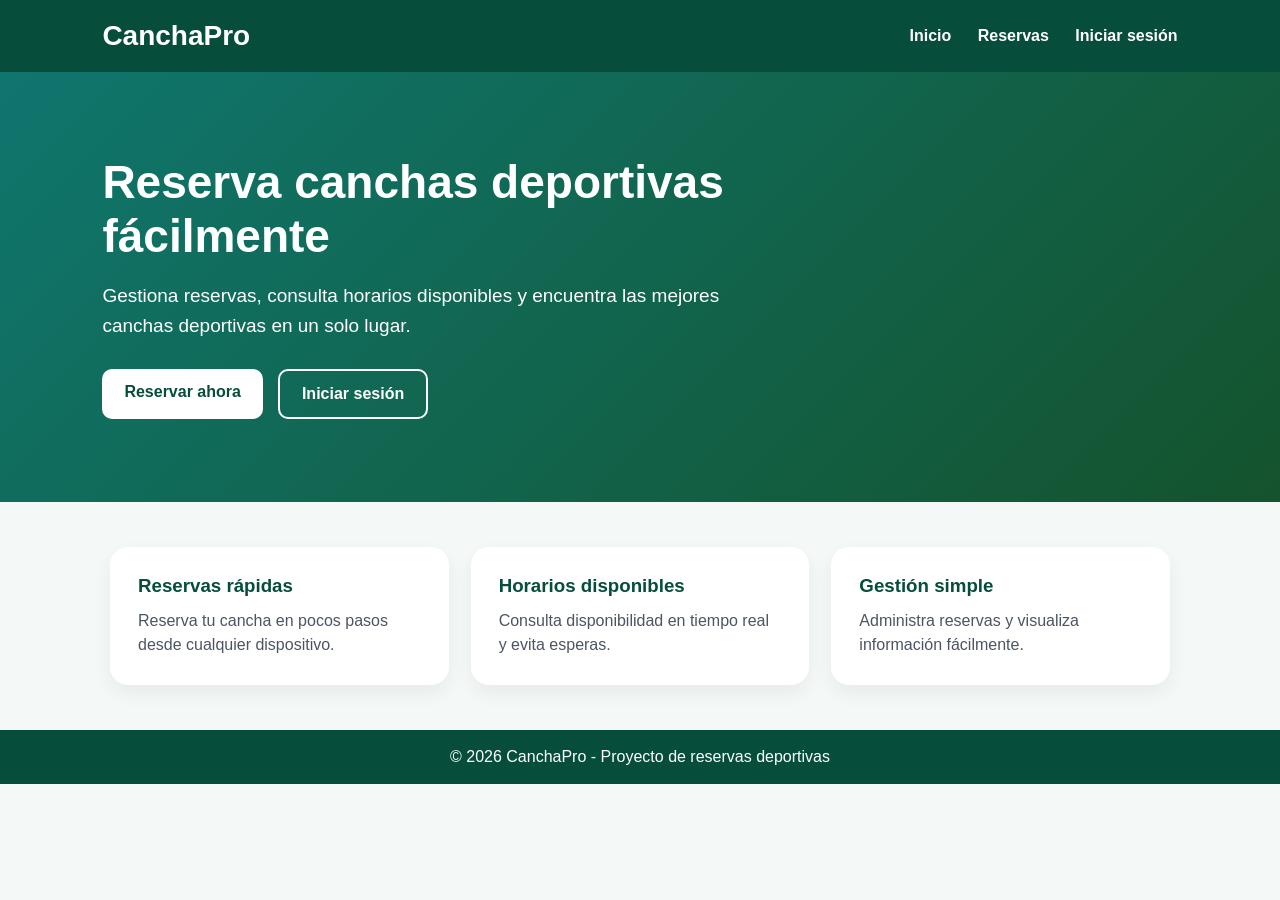
<file: frontend/index.html>
<!DOCTYPE html>
<html lang="es">
<head>
  <meta charset="UTF-8">
  <meta name="viewport" content="width=device-width, initial-scale=1.0">
  <title>CanchaPro</title>
  <link rel="stylesheet" href="styles.css">
</head>
<body>

  <header class="header">
    <div class="logo">
      <h1>CanchaPro</h1>
    </div>

    <nav class="nav">
      <a href="index.html">Inicio</a>
      <a href="reservas.html">Reservas</a>
      <a href="login.html">Iniciar sesión</a>
    </nav>
  </header>

  <section class="hero">
    <div class="hero-content">
      <h2>Reserva canchas deportivas fácilmente</h2>

      <p>
        Gestiona reservas, consulta horarios disponibles y encuentra
        las mejores canchas deportivas en un solo lugar.
      </p>

      <div class="hero-buttons">
        <a href="reservas.html" class="btn-primary">
          Reservar ahora
        </a>

        <a href="login.html" class="btn-secondary">
          Iniciar sesión
        </a>
      </div>
    </div>
  </section>

  <section class="features">

    <div class="feature-card">
      <h3>Reservas rápidas</h3>
      <p>
        Reserva tu cancha en pocos pasos desde cualquier dispositivo.
      </p>
    </div>

    <div class="feature-card">
      <h3>Horarios disponibles</h3>
      <p>
        Consulta disponibilidad en tiempo real y evita esperas.
      </p>
    </div>

    <div class="feature-card">
      <h3>Gestión simple</h3>
      <p>
        Administra reservas y visualiza información fácilmente.
      </p>
    </div>

  </section>

  <footer class="footer">
    <p>© 2026 CanchaPro - Proyecto de reservas deportivas</p>
  </footer>

</body>
</html>
</file>
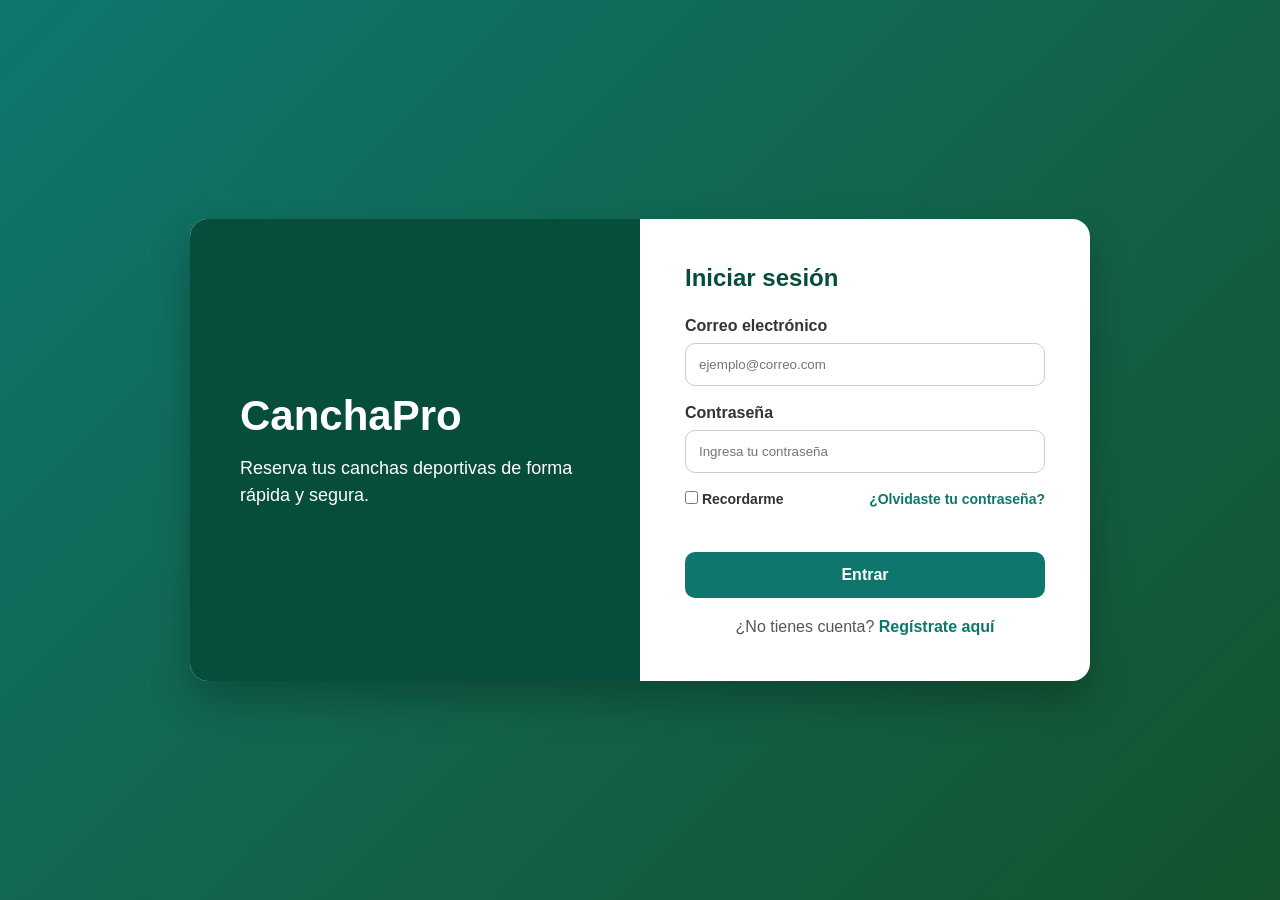
<file: frontend/login.html>
<!DOCTYPE html>
<html lang="es">
<head>
  <meta charset="UTF-8" />
  <meta name="viewport" content="width=device-width, initial-scale=1.0" />
  <title>CanchaPro - Iniciar sesión</title>
  <link rel="stylesheet" href="login.css" />
</head>
<body>
  <main class="login-container">
    <section class="login-card">
      <div class="brand">
        <h1>CanchaPro</h1>
        <p>Reserva tus canchas deportivas de forma rápida y segura.</p>
      </div>

      <form class="login-form">
        <h2>Iniciar sesión</h2>

        <label for="email">Correo electrónico</label>
        <input type="email" id="email" placeholder="ejemplo@correo.com" required />

        <label for="password">Contraseña</label>
        <input type="password" id="password" placeholder="Ingresa tu contraseña" required />

        <div class="options">
          <label>
            <input type="checkbox" />
            Recordarme
          </label>
          <a href="#">¿Olvidaste tu contraseña?</a>
        </div>

        <button type="submit">Entrar</button>

        <p class="register-text">
          ¿No tienes cuenta? <a href="#">Regístrate aquí</a>
        </p>
      </form>
    </section>
  </main>
</body>
</html>
</file>
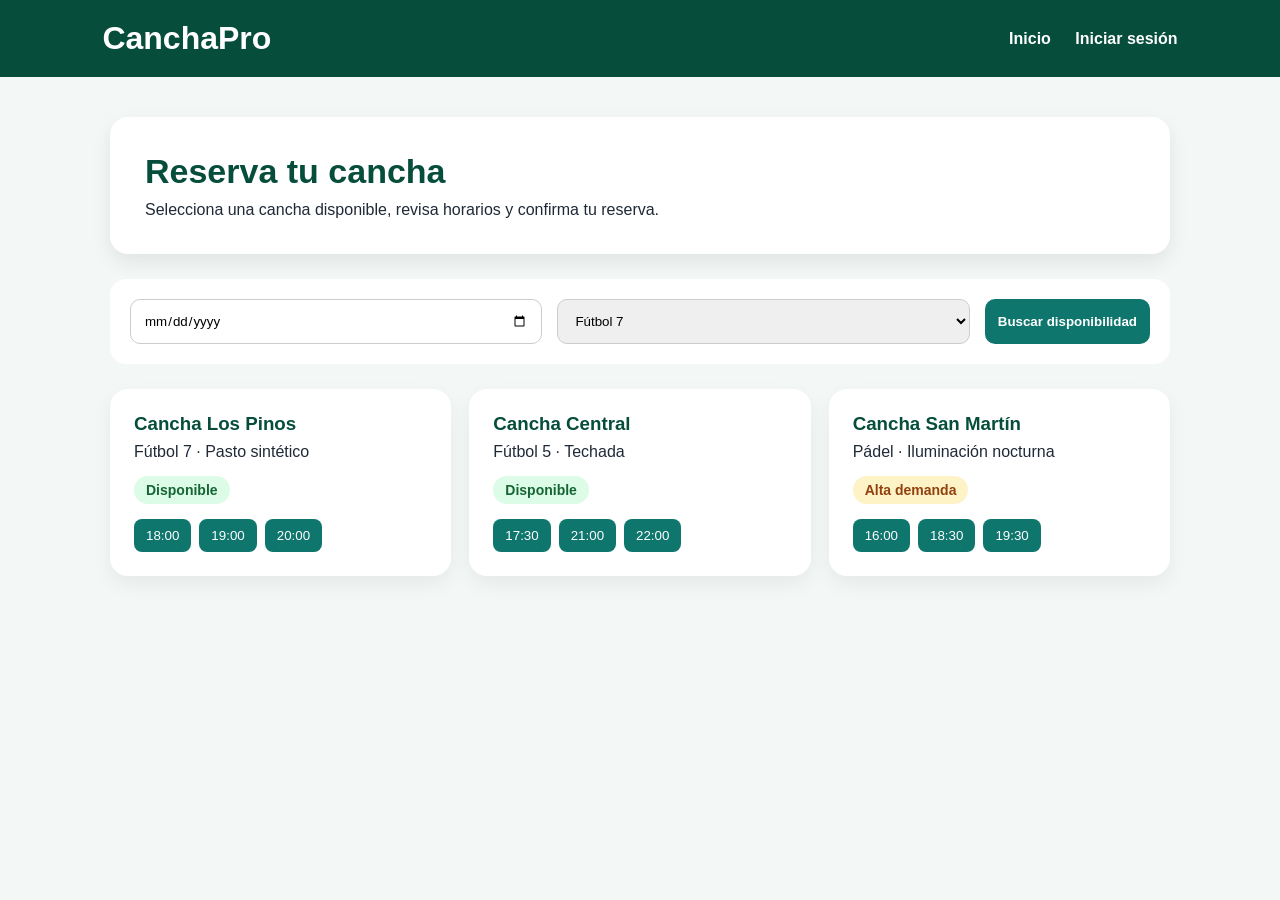
<file: frontend/reservas.html>
<!DOCTYPE html>
<html lang="es">
<head>
  <meta charset="UTF-8" />
  <meta name="viewport" content="width=device-width, initial-scale=1.0" />
  <title>CanchaPro - Reservas</title>
  <link rel="stylesheet" href="reservas.css" />
</head>
<body>
  <header class="header">
    <h1>CanchaPro</h1>
    <nav>
      <a href="index.html">Inicio</a>
      <a href="login.html">Iniciar sesión</a>
    </nav>
  </header>

  <main class="container">
    <section class="hero">
      <h2>Reserva tu cancha</h2>
      <p>Selecciona una cancha disponible, revisa horarios y confirma tu reserva.</p>
    </section>

    <section class="filters">
      <input type="date" />
      <select>
        <option>Fútbol 7</option>
        <option>Fútbol 5</option>
        <option>Tenis</option>
        <option>Pádel</option>
      </select>
      <button>Buscar disponibilidad</button>
    </section>

    <section class="court-list">
      <article class="court-card">
        <h3>Cancha Los Pinos</h3>
        <p>Fútbol 7 · Pasto sintético</p>
        <span class="available">Disponible</span>
        <div class="times">
          <button>18:00</button>
          <button>19:00</button>
          <button>20:00</button>
        </div>
      </article>

      <article class="court-card">
        <h3>Cancha Central</h3>
        <p>Fútbol 5 · Techada</p>
        <span class="available">Disponible</span>
        <div class="times">
          <button>17:30</button>
          <button>21:00</button>
          <button>22:00</button>
        </div>
      </article>

      <article class="court-card">
        <h3>Cancha San Martín</h3>
        <p>Pádel · Iluminación nocturna</p>
        <span class="reserved">Alta demanda</span>
        <div class="times">
          <button>16:00</button>
          <button>18:30</button>
          <button>19:30</button>
        </div>
      </article>
    </section>
  </main>
</body>
</html>
</file>
<file: frontend/styles.css>
* {
  box-sizing: border-box;
  margin: 0;
  padding: 0;
  font-family: Arial, sans-serif;
}

body {
  background: #f4f8f6;
  color: #1f2937;
}

.header {
  background: #064e3b;
  color: white;
  padding: 20px 8%;
  display: flex;
  justify-content: space-between;
  align-items: center;
}

.logo h1 {
  font-size: 28px;
}

.nav a {
  color: white;
  text-decoration: none;
  margin-left: 22px;
  font-weight: bold;
}

.nav a:hover {
  text-decoration: underline;
}

.hero {
  min-height: 430px;
  background: linear-gradient(135deg, #0f766e, #14532d);
  color: white;
  display: flex;
  align-items: center;
  padding: 60px 8%;
}

.hero-content {
  max-width: 650px;
}

.hero h2 {
  font-size: 46px;
  margin-bottom: 18px;
}

.hero p {
  font-size: 19px;
  line-height: 1.6;
  margin-bottom: 28px;
}

.hero-buttons {
  display: flex;
  gap: 15px;
}

.btn-primary,
.btn-secondary {
  padding: 14px 22px;
  border-radius: 10px;
  text-decoration: none;
  font-weight: bold;
}

.btn-primary {
  background: white;
  color: #064e3b;
}

.btn-secondary {
  border: 2px solid white;
  color: white;
}

.features {
  max-width: 1100px;
  margin: 45px auto;
  padding: 0 20px;
  display: grid;
  grid-template-columns: repeat(3, 1fr);
  gap: 22px;
}

.feature-card {
  background: white;
  padding: 28px;
  border-radius: 18px;
  box-shadow: 0 8px 20px rgba(0, 0, 0, 0.06);
}

.feature-card h3 {
  color: #064e3b;
  margin-bottom: 12px;
}

.feature-card p {
  line-height: 1.5;
  color: #4b5563;
}

.footer {
  background: #064e3b;
  color: white;
  text-align: center;
  padding: 18px;
  margin-top: 40px;
}

@media (max-width: 800px) {
  .header,
  .hero-buttons {
    flex-direction: column;
    gap: 14px;
  }

  .nav a {
    margin: 0 8px;
  }

  .hero h2 {
    font-size: 34px;
  }

  .features {
    grid-template-columns: 1fr;
  }
}
</file>
<file: frontend/login.css>
* {
  box-sizing: border-box;
  margin: 0;
  padding: 0;
  font-family: Arial, sans-serif;
}

body {
  min-height: 100vh;
  background: linear-gradient(135deg, #0f766e, #14532d);
  display: flex;
  justify-content: center;
  align-items: center;
}

.login-container {
  width: 100%;
  padding: 20px;
}

.login-card {
  max-width: 900px;
  margin: auto;
  background: #ffffff;
  border-radius: 18px;
  overflow: hidden;
  display: grid;
  grid-template-columns: 1fr 1fr;
  box-shadow: 0 20px 40px rgba(0, 0, 0, 0.25);
}

.brand {
  background: #064e3b;
  color: white;
  padding: 50px;
  display: flex;
  flex-direction: column;
  justify-content: center;
}

.brand h1 {
  font-size: 42px;
  margin-bottom: 15px;
}

.brand p {
  font-size: 18px;
  line-height: 1.5;
}

.login-form {
  padding: 45px;
  display: flex;
  flex-direction: column;
}

.login-form h2 {
  margin-bottom: 25px;
  color: #064e3b;
}

.login-form label {
  margin-bottom: 8px;
  font-weight: bold;
  color: #333;
}

.login-form input {
  padding: 13px;
  margin-bottom: 18px;
  border: 1px solid #ccc;
  border-radius: 10px;
  outline: none;
}

.login-form input:focus {
  border-color: #0f766e;
}

.options {
  display: flex;
  justify-content: space-between;
  font-size: 14px;
  margin-bottom: 22px;
}

.options a,
.register-text a {
  color: #0f766e;
  text-decoration: none;
  font-weight: bold;
}

button {
  padding: 14px;
  background: #0f766e;
  color: white;
  border: none;
  border-radius: 10px;
  font-size: 16px;
  font-weight: bold;
  cursor: pointer;
}

button:hover {
  background: #115e59;
}

.register-text {
  margin-top: 20px;
  text-align: center;
  color: #555;
}

@media (max-width: 700px) {
  .login-card {
    grid-template-columns: 1fr;
  }

  .brand {
    padding: 35px;
    text-align: center;
  }
}
</file>
<file: frontend/reservas.css>
* {
  box-sizing: border-box;
  margin: 0;
  padding: 0;
  font-family: Arial, sans-serif;
}

body {
  background: #f3f7f5;
  color: #1f2937;
}

.header {
  background: #064e3b;
  color: white;
  padding: 20px 8%;
  display: flex;
  justify-content: space-between;
  align-items: center;
}

.header nav a {
  color: white;
  text-decoration: none;
  margin-left: 20px;
  font-weight: bold;
}

.container {
  max-width: 1100px;
  margin: 40px auto;
  padding: 0 20px;
}

.hero {
  background: white;
  padding: 35px;
  border-radius: 18px;
  margin-bottom: 25px;
  box-shadow: 0 8px 20px rgba(0, 0, 0, 0.08);
}

.hero h2 {
  color: #064e3b;
  font-size: 34px;
  margin-bottom: 10px;
}

.filters {
  display: grid;
  grid-template-columns: 1fr 1fr auto;
  gap: 15px;
  background: white;
  padding: 20px;
  border-radius: 16px;
  margin-bottom: 25px;
}

.filters input,
.filters select,
.filters button {
  padding: 13px;
  border-radius: 10px;
  border: 1px solid #ccc;
}

.filters button {
  background: #0f766e;
  color: white;
  border: none;
  font-weight: bold;
  cursor: pointer;
}

.court-list {
  display: grid;
  grid-template-columns: repeat(3, 1fr);
  gap: 18px;
}

.court-card {
  background: white;
  padding: 24px;
  border-radius: 18px;
  box-shadow: 0 8px 20px rgba(0, 0, 0, 0.06);
}

.court-card h3 {
  color: #064e3b;
  margin-bottom: 8px;
}

.available,
.reserved {
  display: inline-block;
  margin: 15px 0;
  padding: 6px 12px;
  border-radius: 20px;
  font-size: 14px;
  font-weight: bold;
}

.available {
  background: #dcfce7;
  color: #166534;
}

.reserved {
  background: #fef3c7;
  color: #92400e;
}

.times {
  display: flex;
  gap: 8px;
  flex-wrap: wrap;
}

.times button {
  padding: 9px 12px;
  border: none;
  border-radius: 8px;
  background: #0f766e;
  color: white;
  cursor: pointer;
}

@media (max-width: 800px) {
  .filters,
  .court-list {
    grid-template-columns: 1fr;
  }

  .header {
    flex-direction: column;
    gap: 12px;
  }
}
</file>
